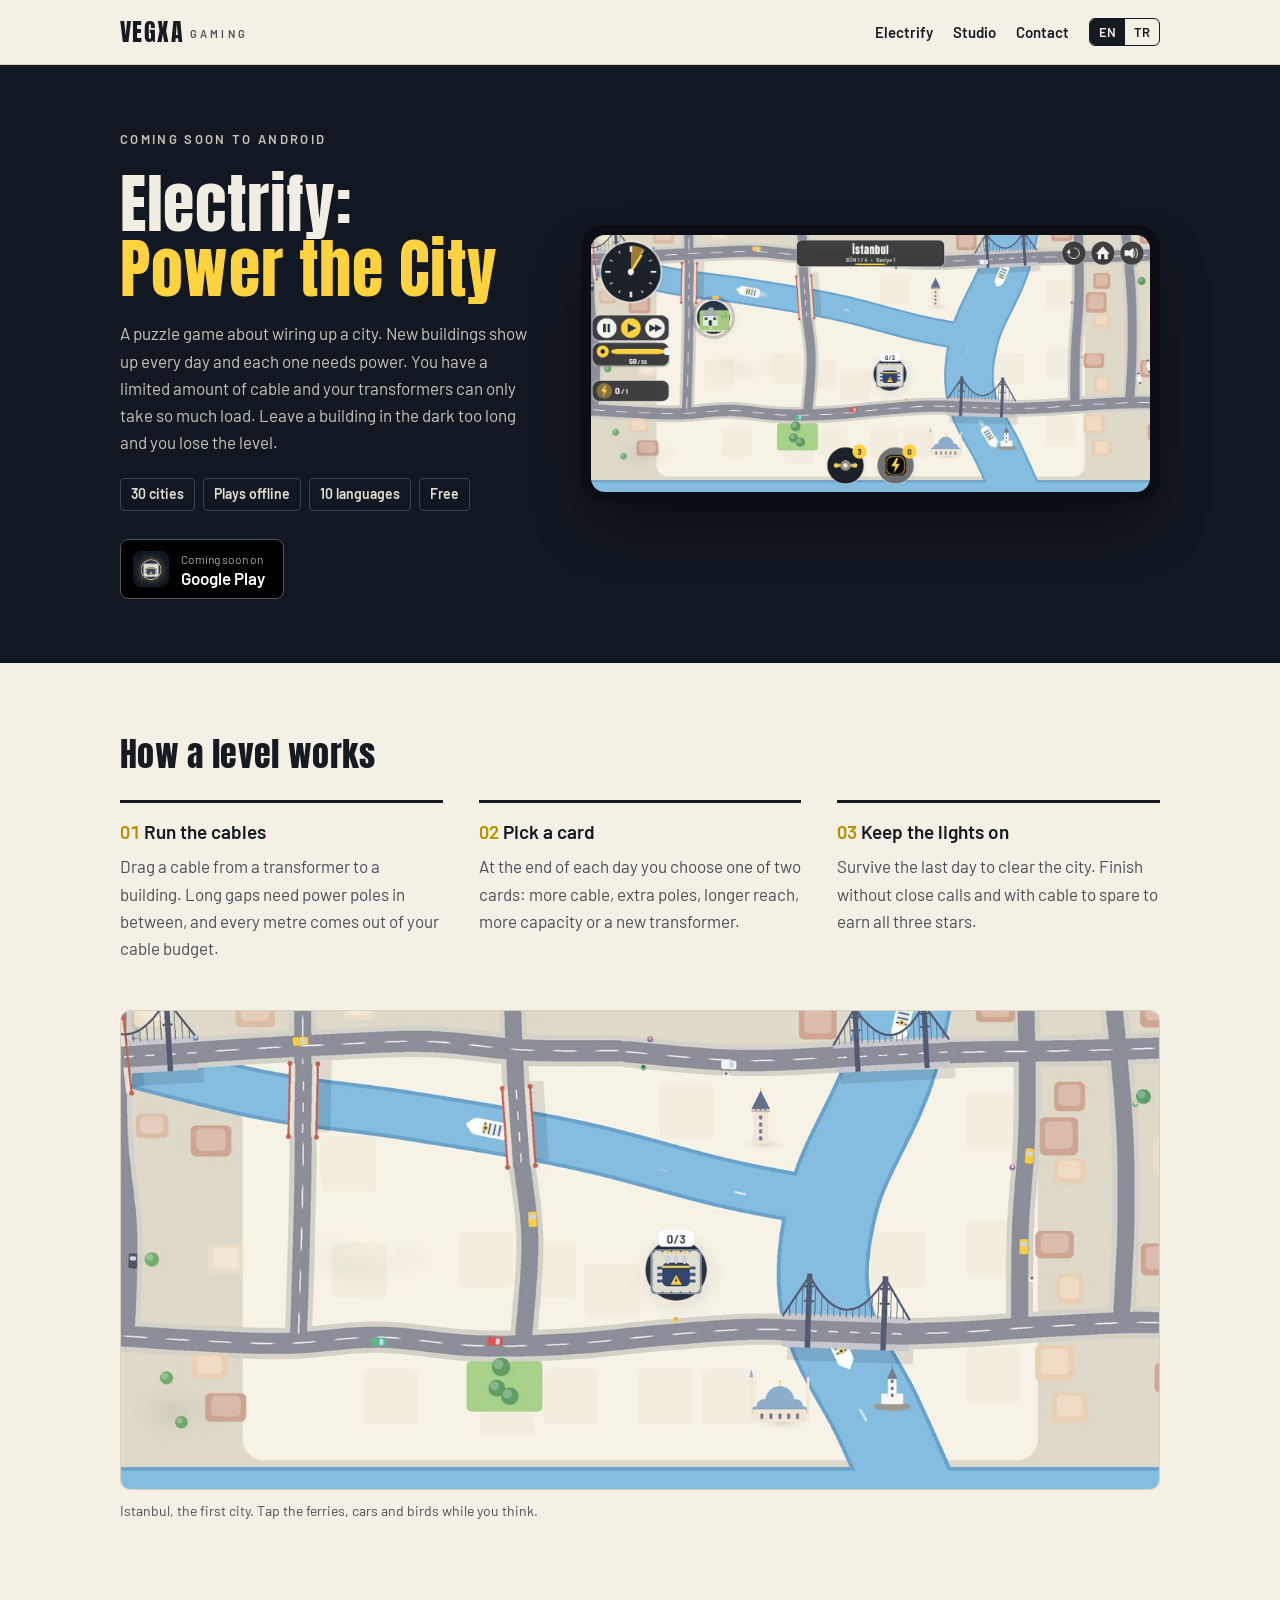
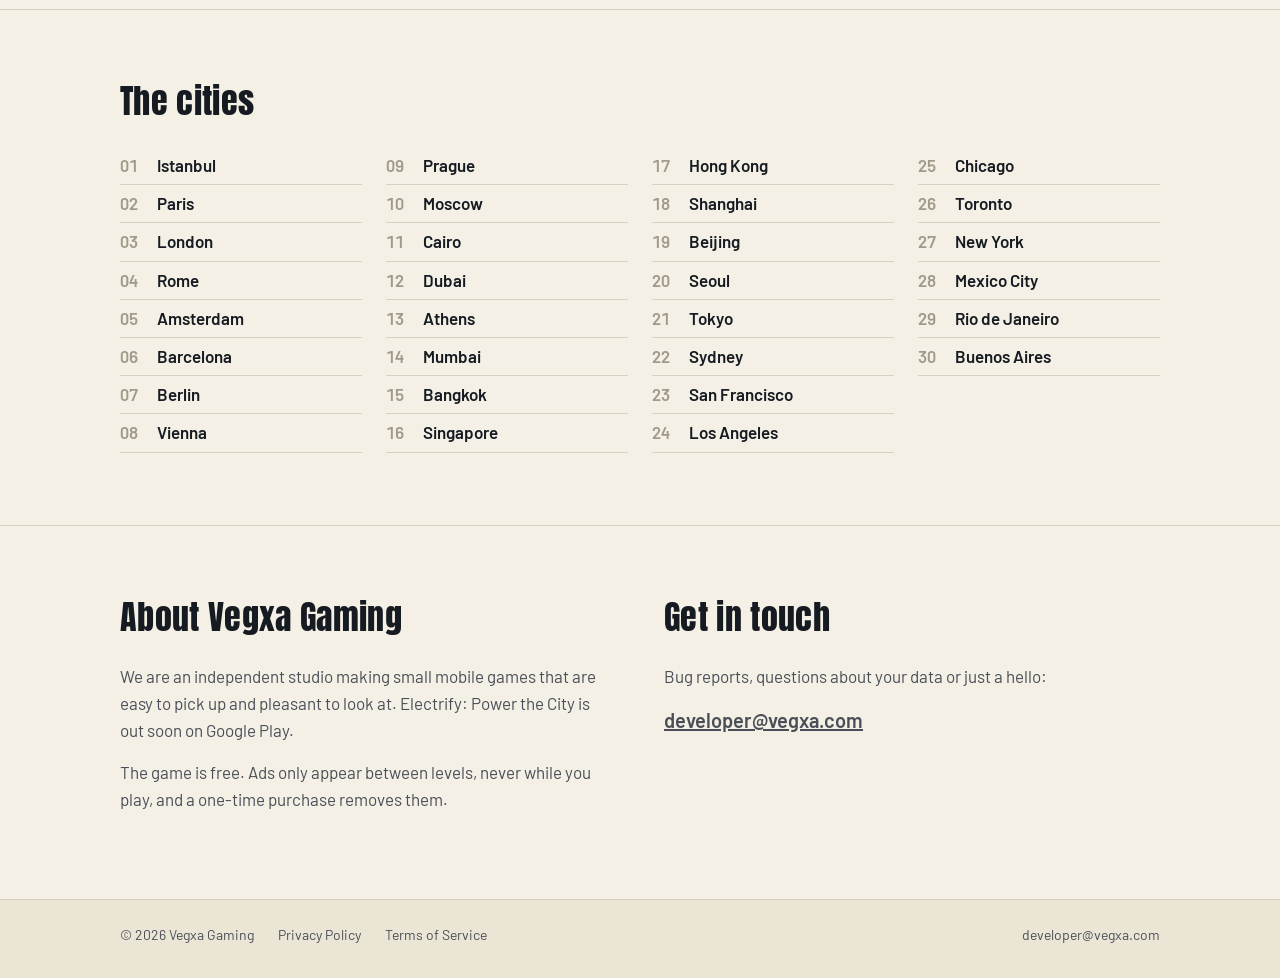
<file: index.html>
<!DOCTYPE html>
<html lang="en" data-lang="en">
<head>
<meta charset="utf-8">
<meta name="viewport" content="width=device-width, initial-scale=1">
<title>Vegxa Gaming</title>
<meta name="description" content="Vegxa Gaming is an independent mobile game studio. Our game Electrify: Power the City is a cable-laying puzzle set on the maps of 30 real cities.">
<meta property="og:title" content="Electrify: Power the City – Vegxa Gaming">
<meta property="og:description" content="Run cables, place transformers and keep 30 real cities lit.">
<meta property="og:image" content="https://vegxa.com/assets/electrify-banner.jpg">
<link rel="icon" href="/assets/electrify-icon.png">
<link rel="stylesheet" href="/assets/site.css">
<script src="/assets/lang.js"></script>
</head>
<body>

<header class="top">
  <div class="wrap">
    <a class="logo" href="/">VEGXA<small>GAMING</small></a>
    <nav>
      <a class="hide-s" href="#electrify">Electrify</a>
      <a class="hide-s" href="#studio"><span lang="en">Studio</span><span lang="tr">Stüdyo</span></a>
      <a href="mailto:developer@vegxa.com"><span lang="en">Contact</span><span lang="tr">İletişim</span></a>
      <div class="langs"><button data-set="en">EN</button><button data-set="tr">TR</button></div>
    </nav>
  </div>
</header>

<main>
  <div class="game" id="electrify">
    <div class="wrap">
      <div>
        <p class="kicker"><span lang="en">Coming soon to Android</span><span lang="tr">Yakında Android'de</span></p>
        <h1>Electrify:<span>Power the City</span></h1>
        <p lang="en">A puzzle game about wiring up a city. New buildings show up every day and each one needs power. You have a limited amount of cable and your transformers can only take so much load. Leave a building in the dark too long and you lose the level.</p>
        <p lang="tr">Bir şehrin elektriğini bağladığın bir bulmaca oyunu. Her gün yeni binalar çıkıyor ve hepsi elektrik istiyor. Kablon sınırlı, trafoların da ancak belli sayıda binayı besleyebiliyor. Bir binayı çok uzun süre karanlıkta bırakırsan bölümü kaybedersin.</p>
        <ul class="facts">
          <li lang="en">30 cities</li><li lang="tr">30 şehir</li>
          <li lang="en">Plays offline</li><li lang="tr">İnternetsiz oynanır</li>
          <li lang="en">10 languages</li><li lang="tr">10 dil</li>
          <li lang="en">Free</li><li lang="tr">Ücretsiz</li>
        </ul>
        <span class="store">
          <img src="/assets/electrify-icon.png" alt="">
          <span><i lang="en">Coming soon on</i><i lang="tr">Yakında</i><b>Google Play</b></span>
        </span>
      </div>
      <div class="device">
        <img src="/assets/electrify-shot-1.jpg" width="1400" height="645" alt="Electrify gameplay: Istanbul map with the Golden Horn, bridges, a house and a transformer">
      </div>
    </div>
  </div>

  <section class="block">
    <div class="wrap">
      <h2 lang="en">How a level works</h2>
      <h2 lang="tr">Bir bölüm nasıl oynanır</h2>
      <div class="steps">
        <div>
          <h3 lang="en">Run the cables</h3><h3 lang="tr">Kabloyu çek</h3>
          <p lang="en">Drag a cable from a transformer to a building. Long gaps need power poles in between, and every metre comes out of your cable budget.</p>
          <p lang="tr">Trafodan binaya kablo çek. Uzak binalar için araya direk koy. Harcadığın her metre kablo bütçenden düşer.</p>
        </div>
        <div>
          <h3 lang="en">Pick a card</h3><h3 lang="tr">Kart seç</h3>
          <p lang="en">At the end of each day you choose one of two cards: more cable, extra poles, longer reach, more capacity or a new transformer.</p>
          <p lang="tr">Her günün sonunda iki karttan birini seçersin: ek kablo, ek direk, daha uzun kablo, daha fazla kapasite ya da yeni bir trafo.</p>
        </div>
        <div>
          <h3 lang="en">Keep the lights on</h3><h3 lang="tr">Işıkları açık tut</h3>
          <p lang="en">Survive the last day to clear the city. Finish without close calls and with cable to spare to earn all three stars.</p>
          <p lang="tr">Son günü de atlatınca şehir tamamdır. Hiçbir binayı tehlikeye atmadan ve kablo artırarak bitirirsen üç yıldızı alırsın.</p>
        </div>
      </div>
      <div class="wide">
        <img src="/assets/electrify-shot-2.jpg" width="1400" height="645" alt="Istanbul map in Electrify with ferries crossing the Bosphorus" loading="lazy">
      </div>
      <p class="caption" lang="en">Istanbul, the first city. Tap the ferries, cars and birds while you think.</p>
      <p class="caption" lang="tr">İlk şehir İstanbul. Düşünürken vapurlara, arabalara ve kuşlara dokunabilirsin.</p>
    </div>
  </section>

  <section class="block">
    <div class="wrap">
      <h2 lang="en">The cities</h2>
      <h2 lang="tr">Şehirler</h2>
      <ol class="cities">
        <li><span>01</span>Istanbul</li><li><span>02</span>Paris</li><li><span>03</span>London</li><li><span>04</span>Rome</li>
        <li><span>05</span>Amsterdam</li><li><span>06</span>Barcelona</li><li><span>07</span>Berlin</li><li><span>08</span>Vienna</li>
        <li><span>09</span>Prague</li><li><span>10</span>Moscow</li><li><span>11</span>Cairo</li><li><span>12</span>Dubai</li>
        <li><span>13</span>Athens</li><li><span>14</span>Mumbai</li><li><span>15</span>Bangkok</li><li><span>16</span>Singapore</li>
        <li><span>17</span>Hong Kong</li><li><span>18</span>Shanghai</li><li><span>19</span>Beijing</li><li><span>20</span>Seoul</li>
        <li><span>21</span>Tokyo</li><li><span>22</span>Sydney</li><li><span>23</span>San Francisco</li><li><span>24</span>Los Angeles</li>
        <li><span>25</span>Chicago</li><li><span>26</span>Toronto</li><li><span>27</span>New York</li><li><span>28</span>Mexico City</li>
        <li><span>29</span>Rio de Janeiro</li><li><span>30</span>Buenos Aires</li>
      </ol>
    </div>
  </section>

  <section class="block" id="studio">
    <div class="wrap studio">
      <div>
        <h2 lang="en">About Vegxa Gaming</h2>
        <h2 lang="tr">Vegxa Gaming hakkında</h2>
        <p lang="en">We are an independent studio making small mobile games that are easy to pick up and pleasant to look at. Electrify: Power the City is out soon on Google Play.</p>
        <p lang="tr">Kolay başlanan, bakması keyifli küçük mobil oyunlar yapan bağımsız bir stüdyoyuz. Electrify: Power the City yakında Google Play'de.</p>
        <p lang="en">The game is free. Ads only appear between levels, never while you play, and a one-time purchase removes them.</p>
        <p lang="tr">Oyun ücretsiz. Reklamlar oynarken değil, yalnızca bölüm aralarında çıkıyor. Tek seferlik bir satın alımla kapatılabiliyor.</p>
      </div>
      <div>
        <h2 lang="en">Get in touch</h2>
        <h2 lang="tr">Bize yaz</h2>
        <p lang="en">Bug reports, questions about your data or just a hello:</p>
        <p lang="tr">Hata bildirimi, verilerinle ilgili sorular ya da sadece merhaba demek için:</p>
        <p><a class="mail" href="mailto:developer@vegxa.com">developer@vegxa.com</a></p>
      </div>
    </div>
  </section>
</main>

<footer class="foot">
  <div class="wrap">
    <span>© 2026 Vegxa Gaming</span>
    <a href="/privacy/"><span lang="en">Privacy Policy</span><span lang="tr">Gizlilik Politikası</span></a>
    <a href="/terms/"><span lang="en">Terms of Service</span><span lang="tr">Kullanım Koşulları</span></a>
    <a class="right" href="mailto:developer@vegxa.com">developer@vegxa.com</a>
  </div>
</footer>

</body>
</html>
</file>
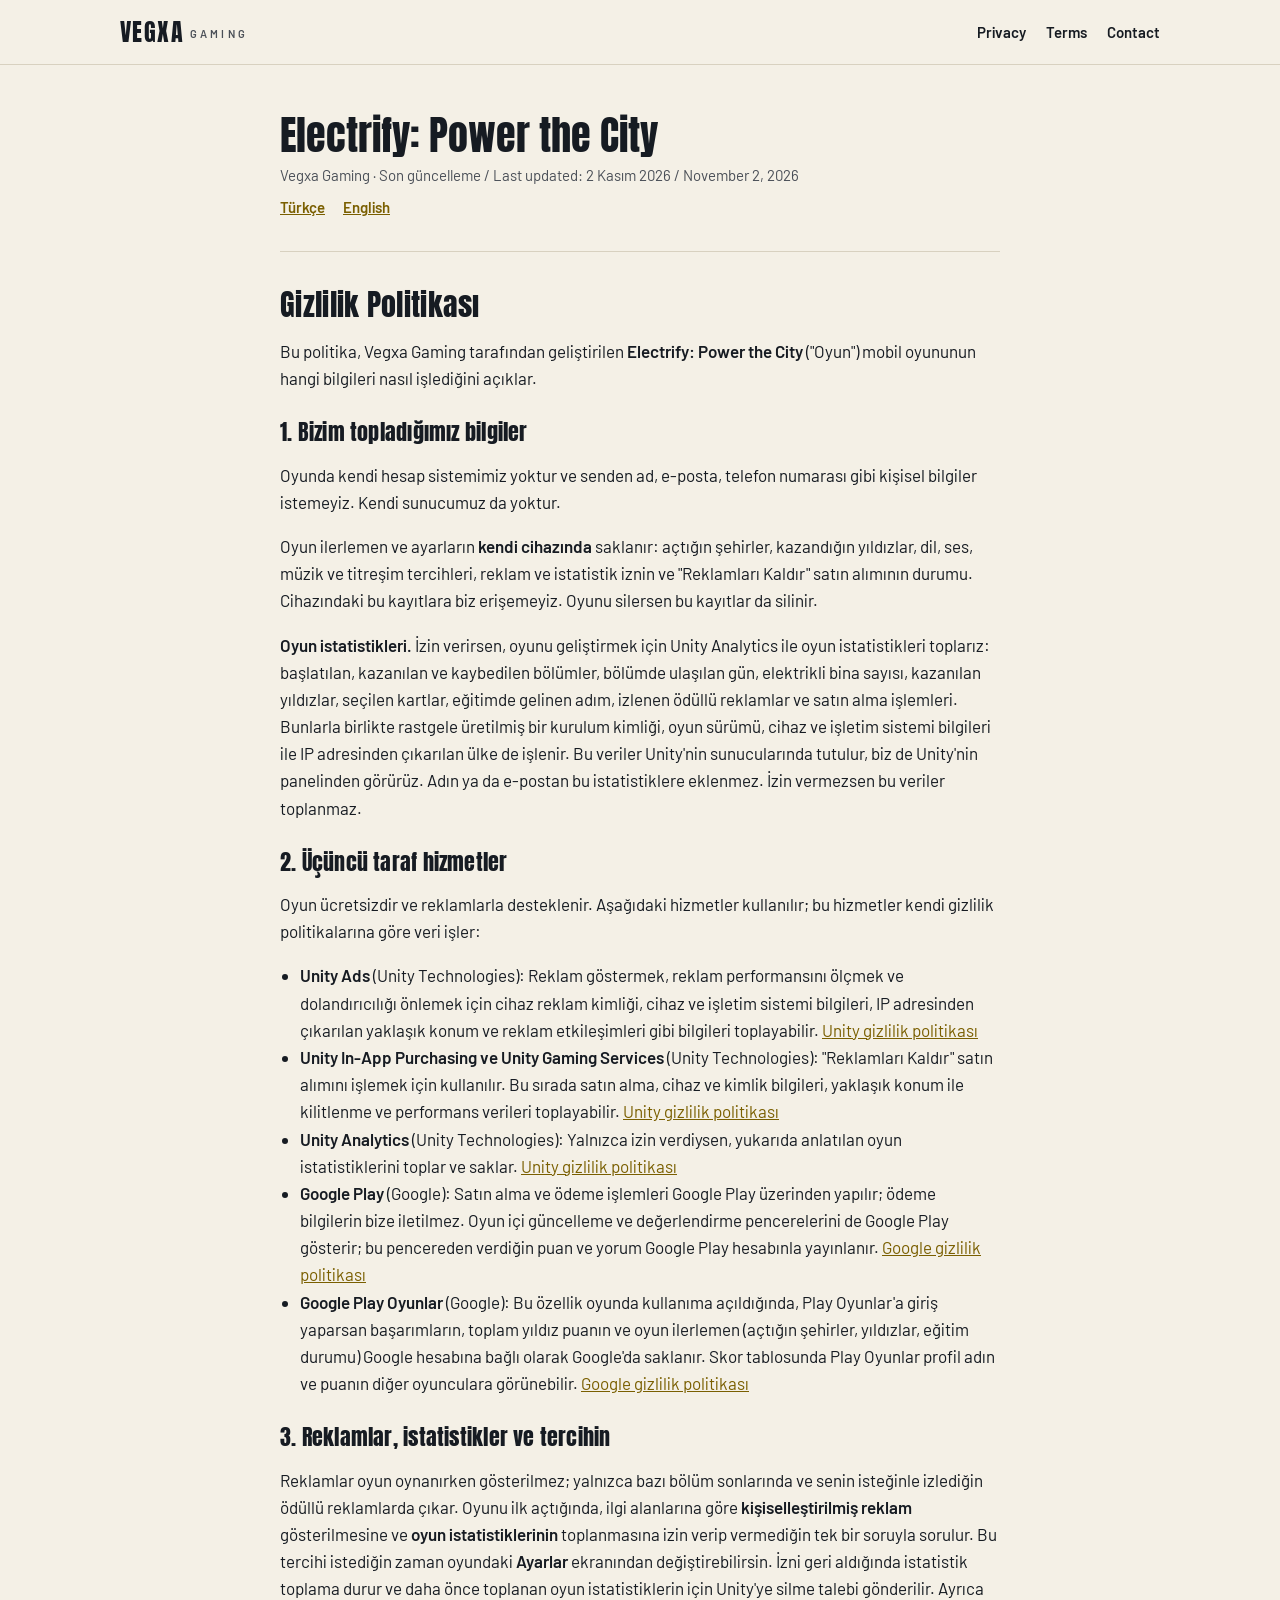
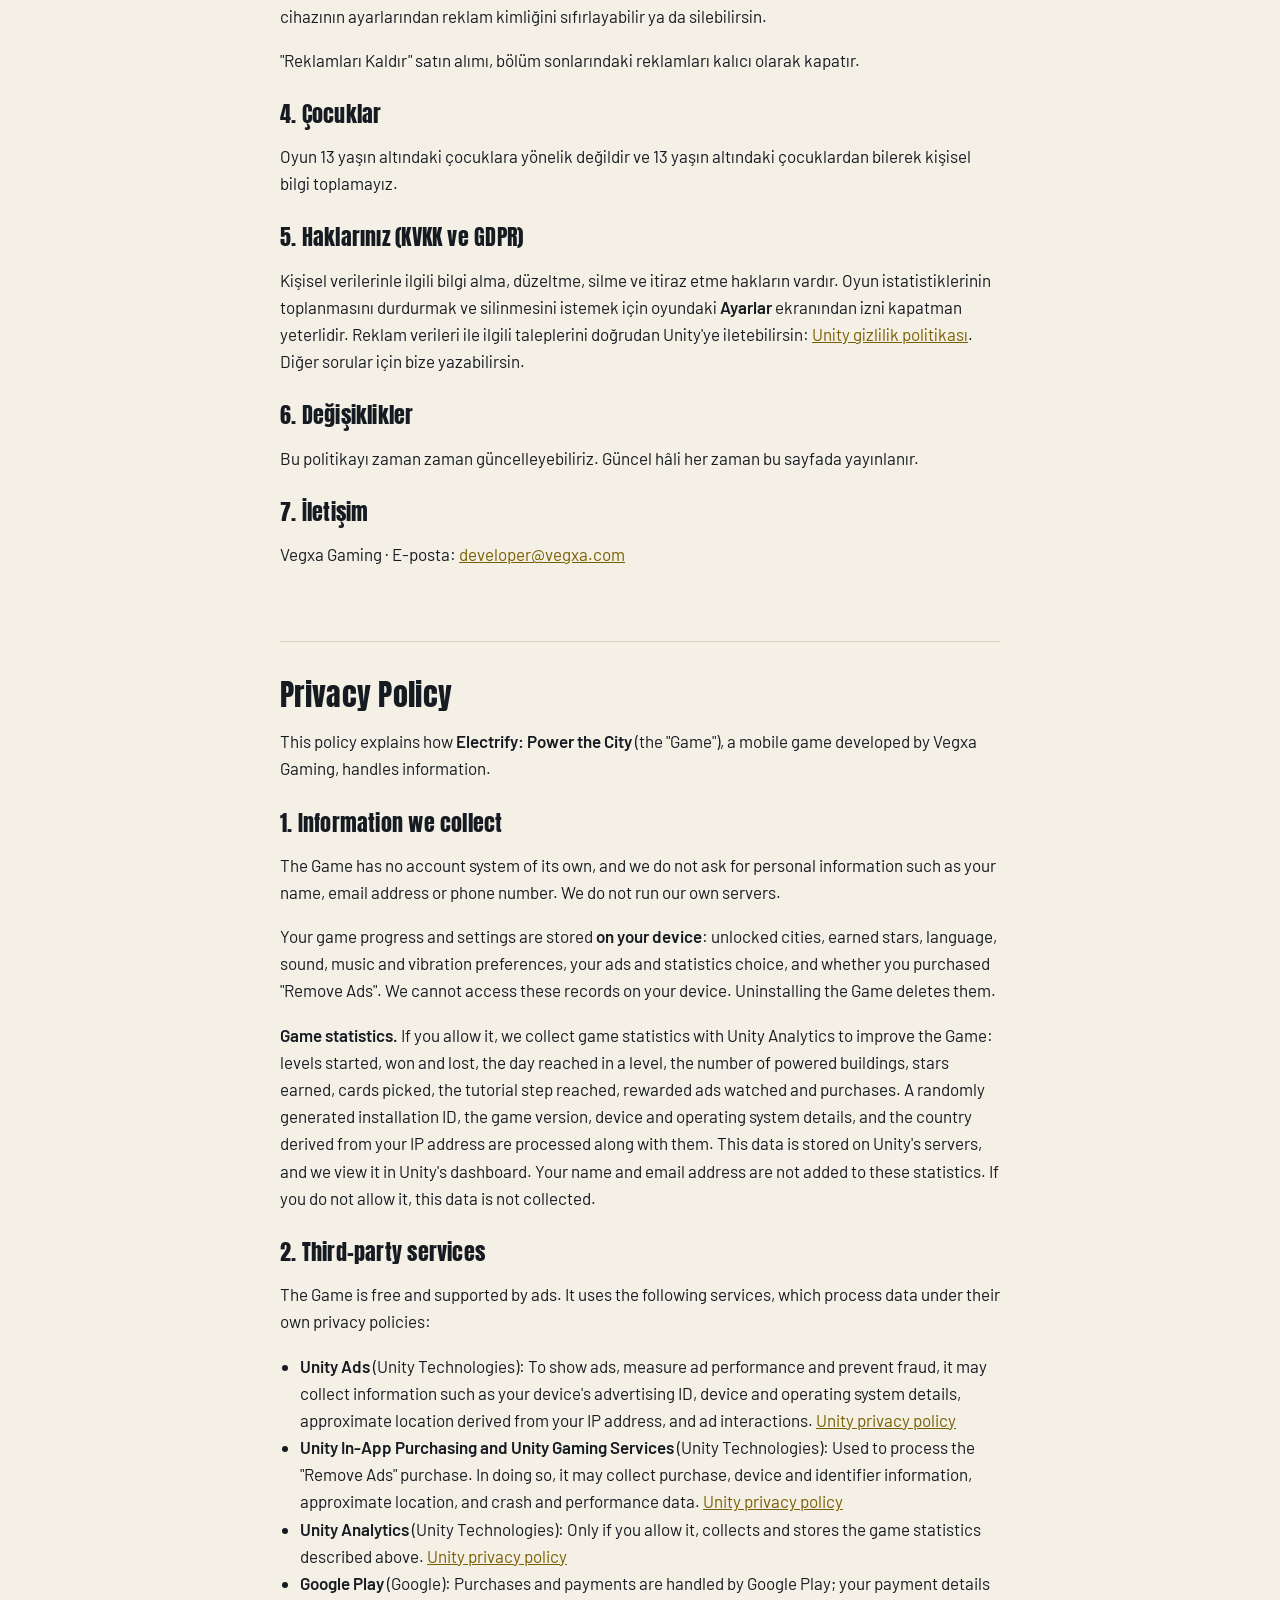
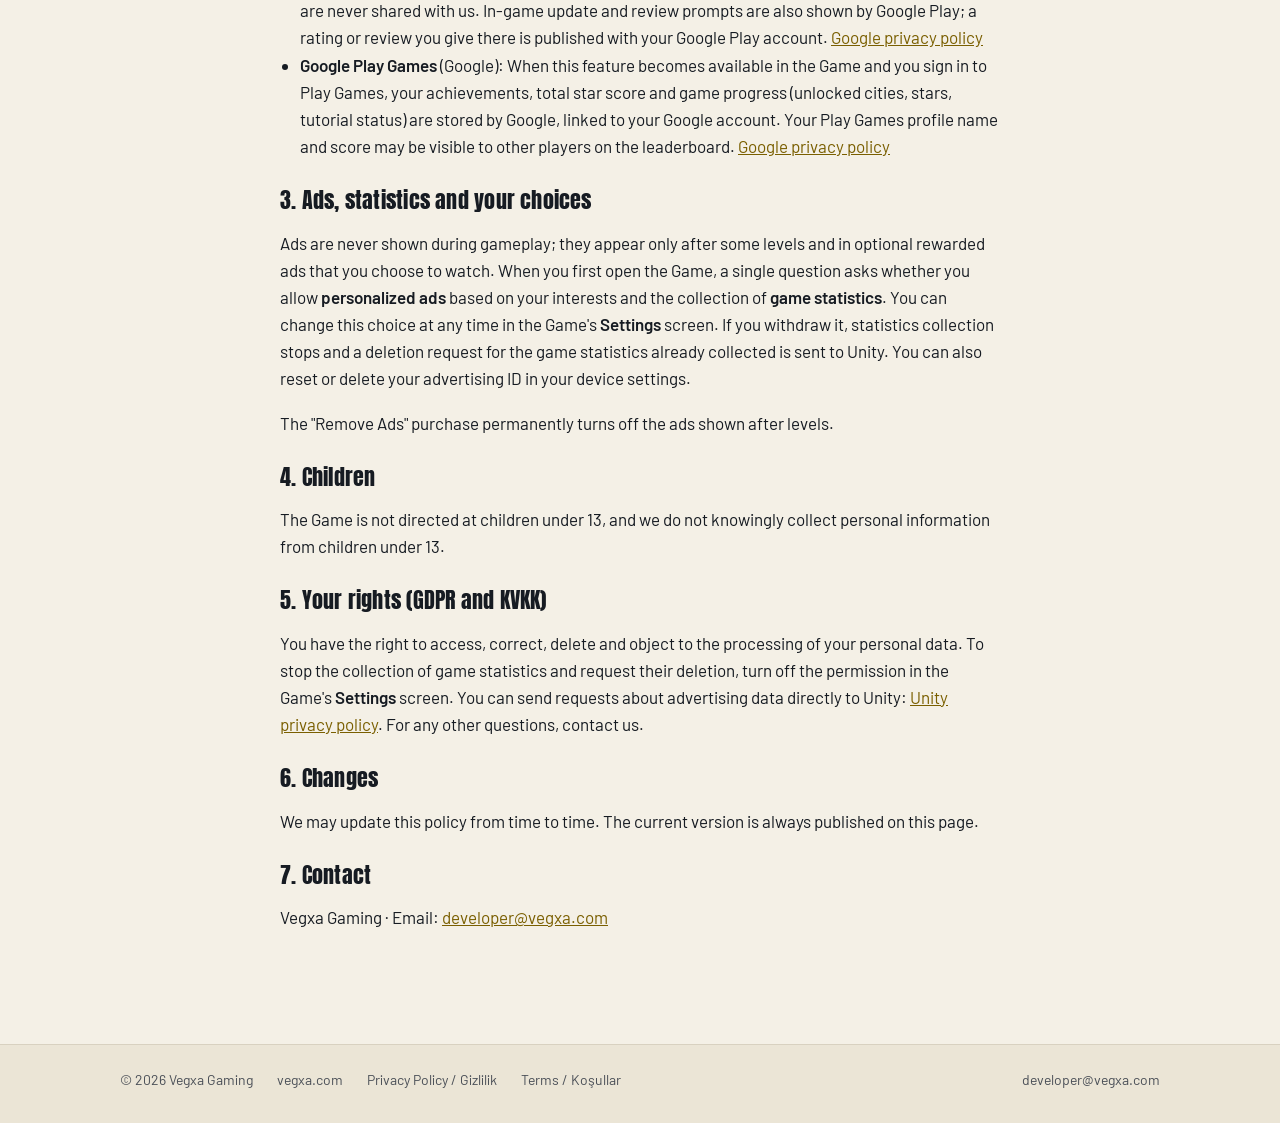
<file: privacy/index.html>
<!DOCTYPE html>
<html lang="tr">
<head>
<meta charset="utf-8">
<meta name="viewport" content="width=device-width, initial-scale=1">
<title>Electrify: Power the City - Gizlilik Politikası / Privacy Policy</title>
<link rel="icon" href="/assets/electrify-icon.png">
<link rel="stylesheet" href="/assets/site.css">
</head>
<body>

<header class="top">
  <div class="wrap">
    <a class="logo" href="/">VEGXA<small>GAMING</small></a>
    <nav>
      <a href="/privacy/">Privacy</a>
      <a href="/terms/">Terms</a>
      <a href="mailto:developer@vegxa.com">Contact</a>
    </nav>
  </div>
</header>

<main class="wrap doc">
  <h1>Electrify: Power the City</h1>
  <p class="muted">Vegxa Gaming · Son güncelleme / Last updated: 2 Kasım 2026 / November 2, 2026</p>
  <nav class="toc"><a href="#tr">Türkçe</a><a href="#en">English</a></nav>

  <section id="tr" lang="tr">
    <h2>Gizlilik Politikası</h2>
    <p>Bu politika, Vegxa Gaming tarafından geliştirilen <strong>Electrify: Power the City</strong> ("Oyun") mobil oyununun hangi bilgileri nasıl işlediğini açıklar.</p>

    <h2>1. Bizim topladığımız bilgiler</h2>
    <p>Oyunda kendi hesap sistemimiz yoktur ve senden ad, e-posta, telefon numarası gibi kişisel bilgiler istemeyiz. Kendi sunucumuz da yoktur.</p>
    <p>Oyun ilerlemen ve ayarların <strong>kendi cihazında</strong> saklanır: açtığın şehirler, kazandığın yıldızlar, dil, ses, müzik ve titreşim tercihleri, reklam ve istatistik iznin ve "Reklamları Kaldır" satın alımının durumu. Cihazındaki bu kayıtlara biz erişemeyiz. Oyunu silersen bu kayıtlar da silinir.</p>
    <p><strong>Oyun istatistikleri.</strong> İzin verirsen, oyunu geliştirmek için Unity Analytics ile oyun istatistikleri toplarız: başlatılan, kazanılan ve kaybedilen bölümler, bölümde ulaşılan gün, elektrikli bina sayısı, kazanılan yıldızlar, seçilen kartlar, eğitimde gelinen adım, izlenen ödüllü reklamlar ve satın alma işlemleri. Bunlarla birlikte rastgele üretilmiş bir kurulum kimliği, oyun sürümü, cihaz ve işletim sistemi bilgileri ile IP adresinden çıkarılan ülke de işlenir. Bu veriler Unity'nin sunucularında tutulur, biz de Unity'nin panelinden görürüz. Adın ya da e-postan bu istatistiklere eklenmez. İzin vermezsen bu veriler toplanmaz.</p>

    <h2>2. Üçüncü taraf hizmetler</h2>
    <p>Oyun ücretsizdir ve reklamlarla desteklenir. Aşağıdaki hizmetler kullanılır; bu hizmetler kendi gizlilik politikalarına göre veri işler:</p>
    <ul>
      <li><strong>Unity Ads</strong> (Unity Technologies): Reklam göstermek, reklam performansını ölçmek ve dolandırıcılığı önlemek için cihaz reklam kimliği, cihaz ve işletim sistemi bilgileri, IP adresinden çıkarılan yaklaşık konum ve reklam etkileşimleri gibi bilgileri toplayabilir. <a href="https://unity.com/legal/game-player-and-app-user-privacy-policy">Unity gizlilik politikası</a></li>
      <li><strong>Unity In-App Purchasing ve Unity Gaming Services</strong> (Unity Technologies): "Reklamları Kaldır" satın alımını işlemek için kullanılır. Bu sırada satın alma, cihaz ve kimlik bilgileri, yaklaşık konum ile kilitlenme ve performans verileri toplayabilir. <a href="https://unity.com/legal/privacy-policy">Unity gizlilik politikası</a></li>
      <li><strong>Unity Analytics</strong> (Unity Technologies): Yalnızca izin verdiysen, yukarıda anlatılan oyun istatistiklerini toplar ve saklar. <a href="https://unity.com/legal/privacy-policy">Unity gizlilik politikası</a></li>
      <li><strong>Google Play</strong> (Google): Satın alma ve ödeme işlemleri Google Play üzerinden yapılır; ödeme bilgilerin bize iletilmez. Oyun içi güncelleme ve değerlendirme pencerelerini de Google Play gösterir; bu pencereden verdiğin puan ve yorum Google Play hesabınla yayınlanır. <a href="https://policies.google.com/privacy">Google gizlilik politikası</a></li>
      <li><strong>Google Play Oyunlar</strong> (Google): Bu özellik oyunda kullanıma açıldığında, Play Oyunlar'a giriş yaparsan başarımların, toplam yıldız puanın ve oyun ilerlemen (açtığın şehirler, yıldızlar, eğitim durumu) Google hesabına bağlı olarak Google'da saklanır. Skor tablosunda Play Oyunlar profil adın ve puanın diğer oyunculara görünebilir. <a href="https://policies.google.com/privacy">Google gizlilik politikası</a></li>
    </ul>

    <h2>3. Reklamlar, istatistikler ve tercihin</h2>
    <p>Reklamlar oyun oynanırken gösterilmez; yalnızca bazı bölüm sonlarında ve senin isteğinle izlediğin ödüllü reklamlarda çıkar. Oyunu ilk açtığında, ilgi alanlarına göre <strong>kişiselleştirilmiş reklam</strong> gösterilmesine ve <strong>oyun istatistiklerinin</strong> toplanmasına izin verip vermediğin tek bir soruyla sorulur. Bu tercihi istediğin zaman oyundaki <strong>Ayarlar</strong> ekranından değiştirebilirsin. İzni geri aldığında istatistik toplama durur ve daha önce toplanan oyun istatistiklerin için Unity'ye silme talebi gönderilir. Ayrıca cihazının ayarlarından reklam kimliğini sıfırlayabilir ya da silebilirsin.</p>
    <p>"Reklamları Kaldır" satın alımı, bölüm sonlarındaki reklamları kalıcı olarak kapatır.</p>

    <h2>4. Çocuklar</h2>
    <p>Oyun 13 yaşın altındaki çocuklara yönelik değildir ve 13 yaşın altındaki çocuklardan bilerek kişisel bilgi toplamayız.</p>

    <h2>5. Haklarınız (KVKK ve GDPR)</h2>
    <p>Kişisel verilerinle ilgili bilgi alma, düzeltme, silme ve itiraz etme hakların vardır. Oyun istatistiklerinin toplanmasını durdurmak ve silinmesini istemek için oyundaki <strong>Ayarlar</strong> ekranından izni kapatman yeterlidir. Reklam verileri ile ilgili taleplerini doğrudan Unity'ye iletebilirsin: <a href="https://unity.com/legal/game-player-and-app-user-privacy-policy">Unity gizlilik politikası</a>. Diğer sorular için bize yazabilirsin.</p>

    <h2>6. Değişiklikler</h2>
    <p>Bu politikayı zaman zaman güncelleyebiliriz. Güncel hâli her zaman bu sayfada yayınlanır.</p>

    <h2>7. İletişim</h2>
    <p>Vegxa Gaming · E-posta: <a href="mailto:developer@vegxa.com">developer@vegxa.com</a></p>
  </section>

  <section id="en" lang="en">
    <h2>Privacy Policy</h2>
    <p>This policy explains how <strong>Electrify: Power the City</strong> (the "Game"), a mobile game developed by Vegxa Gaming, handles information.</p>

    <h2>1. Information we collect</h2>
    <p>The Game has no account system of its own, and we do not ask for personal information such as your name, email address or phone number. We do not run our own servers.</p>
    <p>Your game progress and settings are stored <strong>on your device</strong>: unlocked cities, earned stars, language, sound, music and vibration preferences, your ads and statistics choice, and whether you purchased "Remove Ads". We cannot access these records on your device. Uninstalling the Game deletes them.</p>
    <p><strong>Game statistics.</strong> If you allow it, we collect game statistics with Unity Analytics to improve the Game: levels started, won and lost, the day reached in a level, the number of powered buildings, stars earned, cards picked, the tutorial step reached, rewarded ads watched and purchases. A randomly generated installation ID, the game version, device and operating system details, and the country derived from your IP address are processed along with them. This data is stored on Unity's servers, and we view it in Unity's dashboard. Your name and email address are not added to these statistics. If you do not allow it, this data is not collected.</p>

    <h2>2. Third-party services</h2>
    <p>The Game is free and supported by ads. It uses the following services, which process data under their own privacy policies:</p>
    <ul>
      <li><strong>Unity Ads</strong> (Unity Technologies): To show ads, measure ad performance and prevent fraud, it may collect information such as your device's advertising ID, device and operating system details, approximate location derived from your IP address, and ad interactions. <a href="https://unity.com/legal/game-player-and-app-user-privacy-policy">Unity privacy policy</a></li>
      <li><strong>Unity In-App Purchasing and Unity Gaming Services</strong> (Unity Technologies): Used to process the "Remove Ads" purchase. In doing so, it may collect purchase, device and identifier information, approximate location, and crash and performance data. <a href="https://unity.com/legal/privacy-policy">Unity privacy policy</a></li>
      <li><strong>Unity Analytics</strong> (Unity Technologies): Only if you allow it, collects and stores the game statistics described above. <a href="https://unity.com/legal/privacy-policy">Unity privacy policy</a></li>
      <li><strong>Google Play</strong> (Google): Purchases and payments are handled by Google Play; your payment details are never shared with us. In-game update and review prompts are also shown by Google Play; a rating or review you give there is published with your Google Play account. <a href="https://policies.google.com/privacy">Google privacy policy</a></li>
      <li><strong>Google Play Games</strong> (Google): When this feature becomes available in the Game and you sign in to Play Games, your achievements, total star score and game progress (unlocked cities, stars, tutorial status) are stored by Google, linked to your Google account. Your Play Games profile name and score may be visible to other players on the leaderboard. <a href="https://policies.google.com/privacy">Google privacy policy</a></li>
    </ul>

    <h2>3. Ads, statistics and your choices</h2>
    <p>Ads are never shown during gameplay; they appear only after some levels and in optional rewarded ads that you choose to watch. When you first open the Game, a single question asks whether you allow <strong>personalized ads</strong> based on your interests and the collection of <strong>game statistics</strong>. You can change this choice at any time in the Game's <strong>Settings</strong> screen. If you withdraw it, statistics collection stops and a deletion request for the game statistics already collected is sent to Unity. You can also reset or delete your advertising ID in your device settings.</p>
    <p>The "Remove Ads" purchase permanently turns off the ads shown after levels.</p>

    <h2>4. Children</h2>
    <p>The Game is not directed at children under 13, and we do not knowingly collect personal information from children under 13.</p>

    <h2>5. Your rights (GDPR and KVKK)</h2>
    <p>You have the right to access, correct, delete and object to the processing of your personal data. To stop the collection of game statistics and request their deletion, turn off the permission in the Game's <strong>Settings</strong> screen. You can send requests about advertising data directly to Unity: <a href="https://unity.com/legal/game-player-and-app-user-privacy-policy">Unity privacy policy</a>. For any other questions, contact us.</p>

    <h2>6. Changes</h2>
    <p>We may update this policy from time to time. The current version is always published on this page.</p>

    <h2>7. Contact</h2>
    <p>Vegxa Gaming · Email: <a href="mailto:developer@vegxa.com">developer@vegxa.com</a></p>
  </section>
</main>

<footer class="foot">
  <div class="wrap">
    <span>© 2026 Vegxa Gaming</span>
    <a href="/">vegxa.com</a>
    <a href="/privacy/">Privacy Policy / Gizlilik</a>
    <a href="/terms/">Terms / Koşullar</a>
    <a class="right" href="mailto:developer@vegxa.com">developer@vegxa.com</a>
  </div>
</footer>
</body>
</html>
</file>
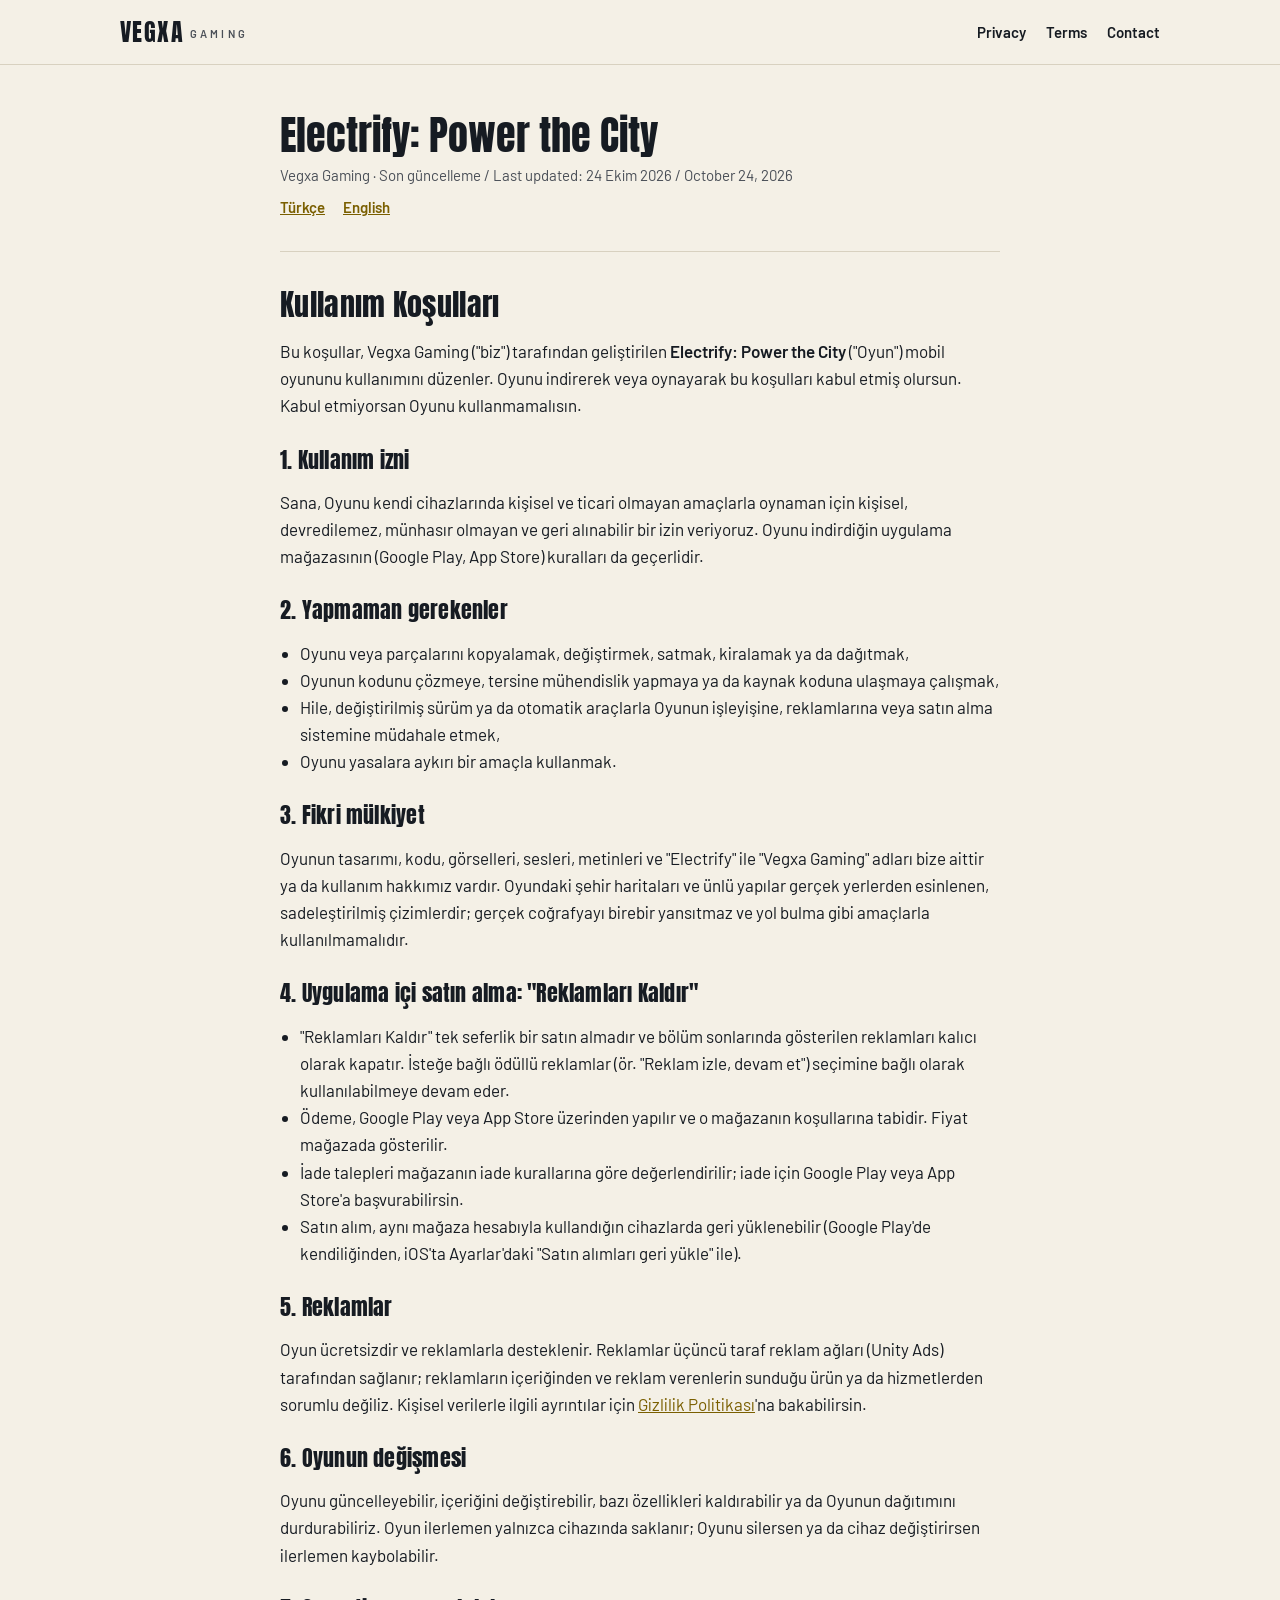
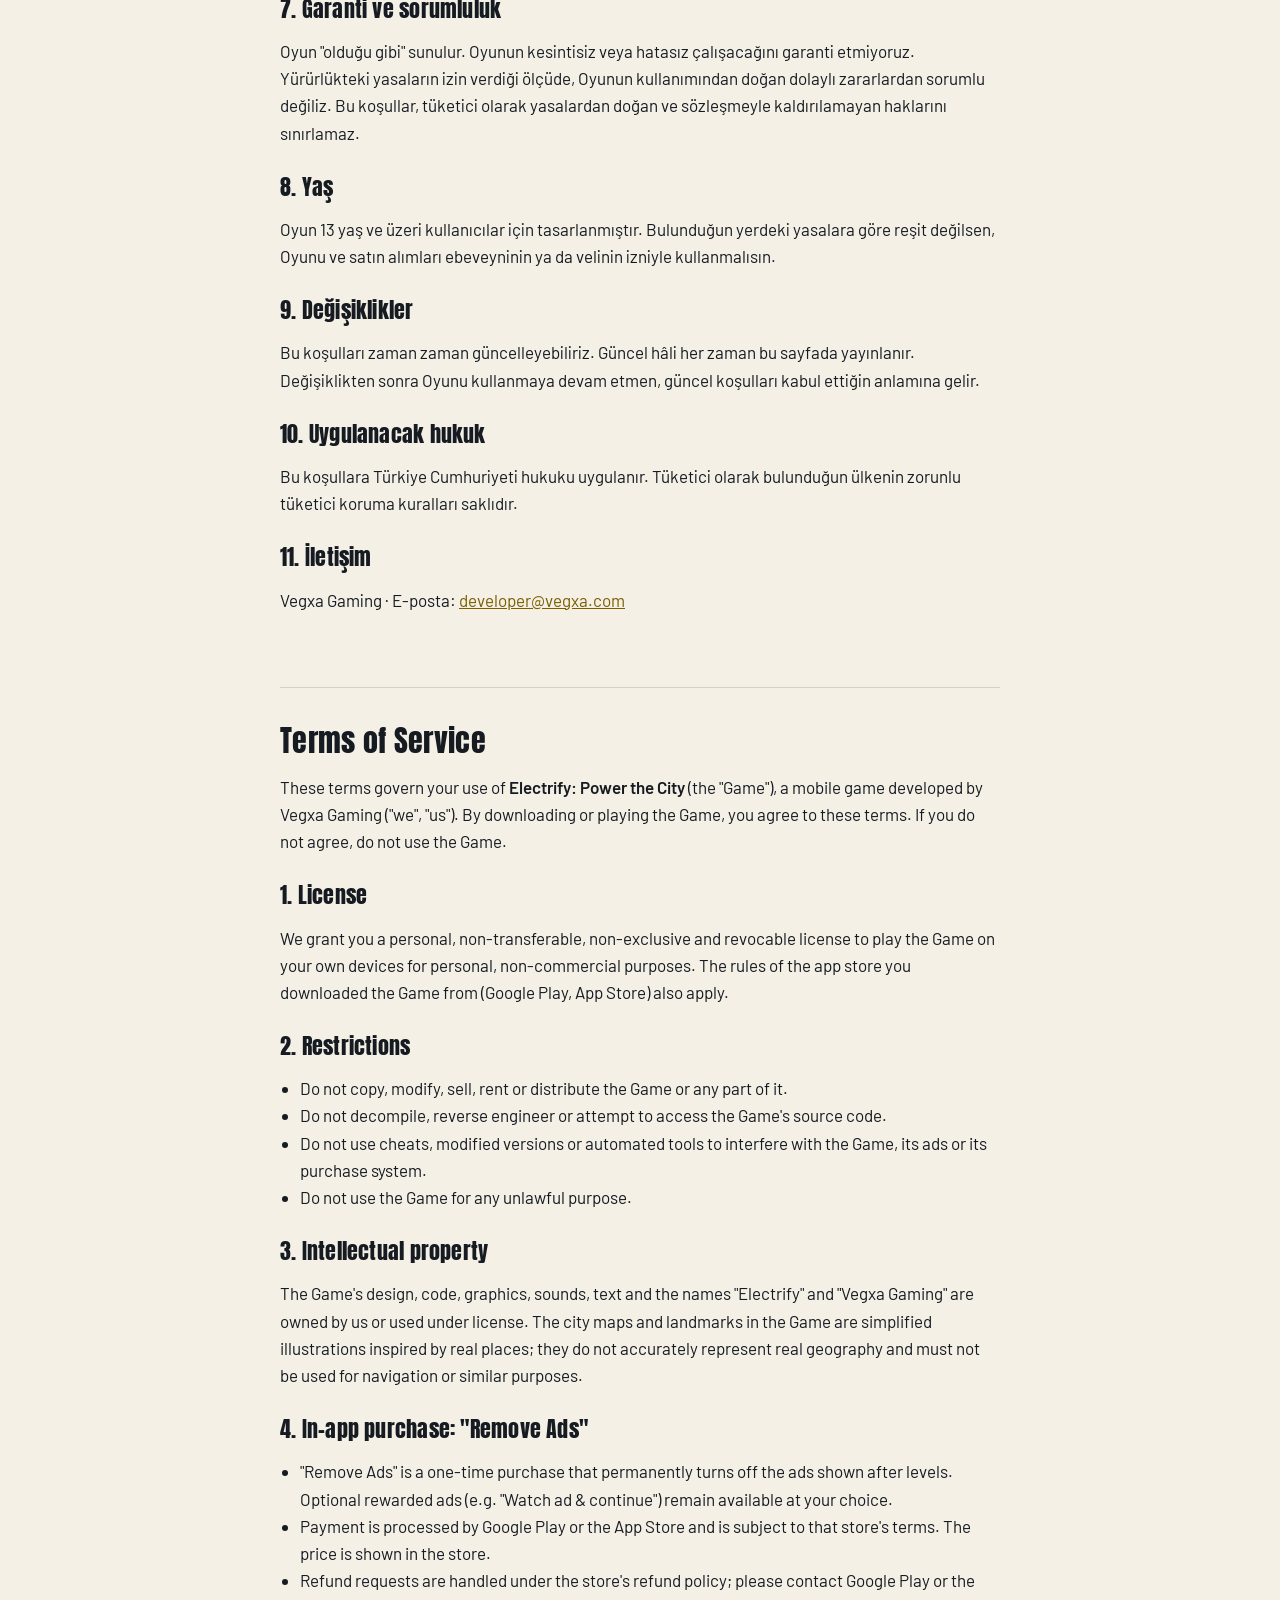
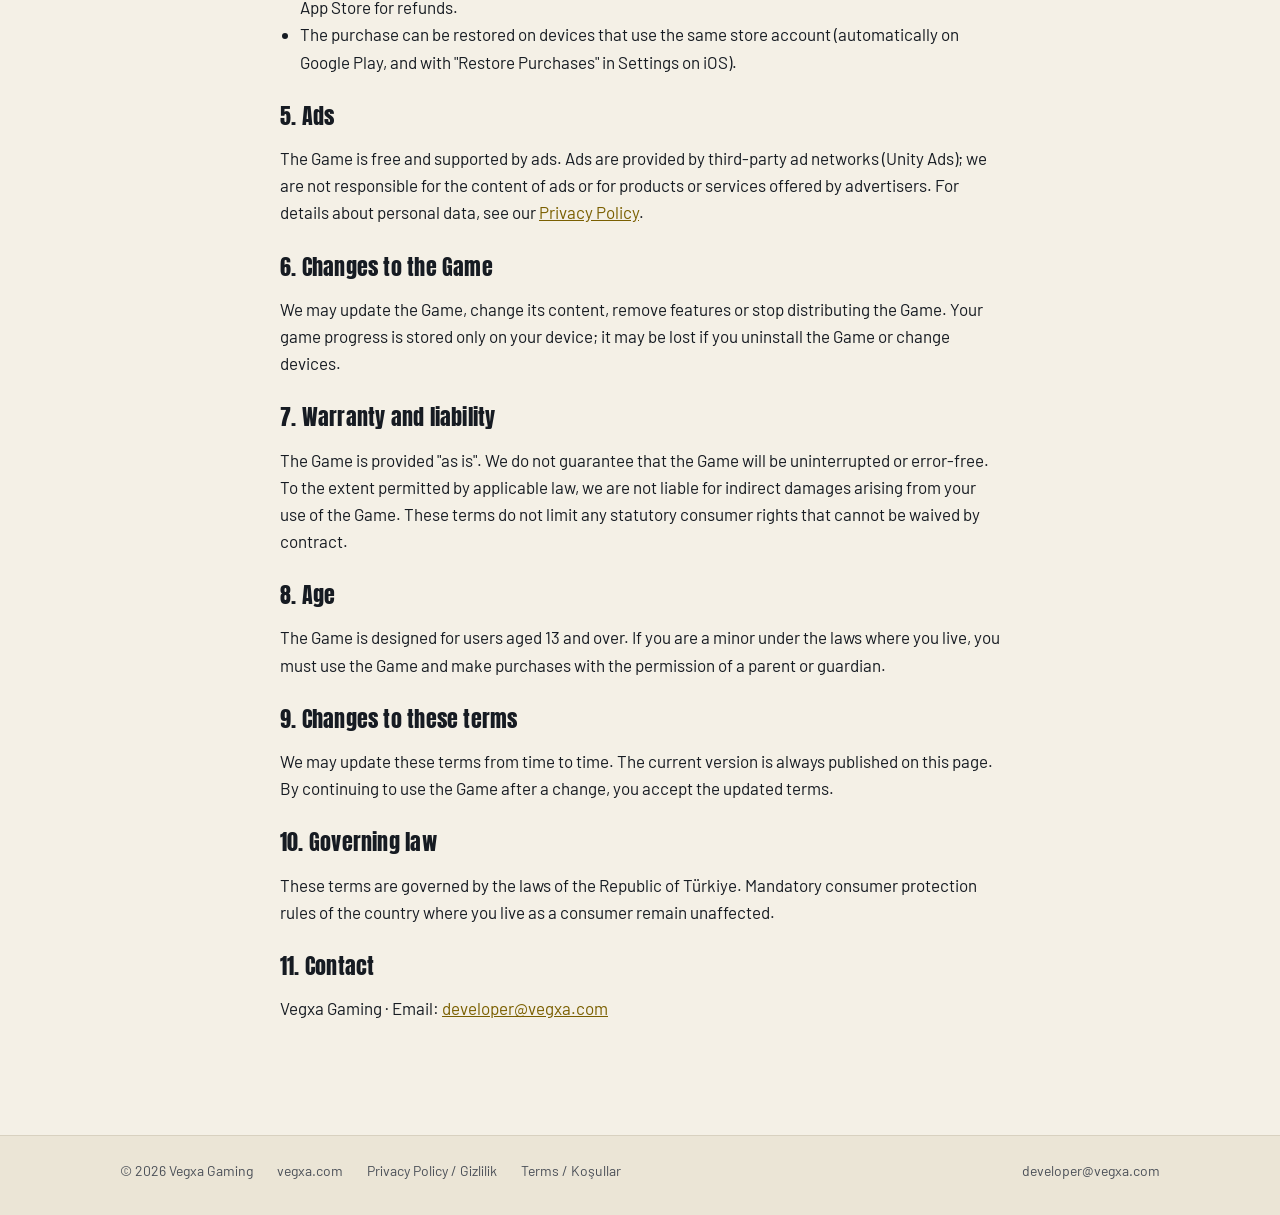
<file: terms/index.html>
<!DOCTYPE html>
<html lang="tr">
<head>
<meta charset="utf-8">
<meta name="viewport" content="width=device-width, initial-scale=1">
<title>Electrify: Power the City - Kullanım Koşulları / Terms of Service</title>
<link rel="icon" href="/assets/electrify-icon.png">
<link rel="stylesheet" href="/assets/site.css">
</head>
<body>

<header class="top">
  <div class="wrap">
    <a class="logo" href="/">VEGXA<small>GAMING</small></a>
    <nav>
      <a href="/privacy/">Privacy</a>
      <a href="/terms/">Terms</a>
      <a href="mailto:developer@vegxa.com">Contact</a>
    </nav>
  </div>
</header>

<main class="wrap doc">
  <h1>Electrify: Power the City</h1>
  <p class="muted">Vegxa Gaming · Son güncelleme / Last updated: 24 Ekim 2026 / October 24, 2026</p>
  <nav class="toc"><a href="#tr">Türkçe</a><a href="#en">English</a></nav>

  <section id="tr" lang="tr">
    <h2>Kullanım Koşulları</h2>
    <p>Bu koşullar, Vegxa Gaming ("biz") tarafından geliştirilen <strong>Electrify: Power the City</strong> ("Oyun") mobil oyununu kullanımını düzenler. Oyunu indirerek veya oynayarak bu koşulları kabul etmiş olursun. Kabul etmiyorsan Oyunu kullanmamalısın.</p>

    <h2>1. Kullanım izni</h2>
    <p>Sana, Oyunu kendi cihazlarında kişisel ve ticari olmayan amaçlarla oynaman için kişisel, devredilemez, münhasır olmayan ve geri alınabilir bir izin veriyoruz. Oyunu indirdiğin uygulama mağazasının (Google Play, App Store) kuralları da geçerlidir.</p>

    <h2>2. Yapmaman gerekenler</h2>
    <ul>
      <li>Oyunu veya parçalarını kopyalamak, değiştirmek, satmak, kiralamak ya da dağıtmak,</li>
      <li>Oyunun kodunu çözmeye, tersine mühendislik yapmaya ya da kaynak koduna ulaşmaya çalışmak,</li>
      <li>Hile, değiştirilmiş sürüm ya da otomatik araçlarla Oyunun işleyişine, reklamlarına veya satın alma sistemine müdahale etmek,</li>
      <li>Oyunu yasalara aykırı bir amaçla kullanmak.</li>
    </ul>

    <h2>3. Fikri mülkiyet</h2>
    <p>Oyunun tasarımı, kodu, görselleri, sesleri, metinleri ve "Electrify" ile "Vegxa Gaming" adları bize aittir ya da kullanım hakkımız vardır. Oyundaki şehir haritaları ve ünlü yapılar gerçek yerlerden esinlenen, sadeleştirilmiş çizimlerdir; gerçek coğrafyayı birebir yansıtmaz ve yol bulma gibi amaçlarla kullanılmamalıdır.</p>

    <h2>4. Uygulama içi satın alma: "Reklamları Kaldır"</h2>
    <ul>
      <li>"Reklamları Kaldır" tek seferlik bir satın almadır ve bölüm sonlarında gösterilen reklamları kalıcı olarak kapatır. İsteğe bağlı ödüllü reklamlar (ör. "Reklam izle, devam et") seçimine bağlı olarak kullanılabilmeye devam eder.</li>
      <li>Ödeme, Google Play veya App Store üzerinden yapılır ve o mağazanın koşullarına tabidir. Fiyat mağazada gösterilir.</li>
      <li>İade talepleri mağazanın iade kurallarına göre değerlendirilir; iade için Google Play veya App Store'a başvurabilirsin.</li>
      <li>Satın alım, aynı mağaza hesabıyla kullandığın cihazlarda geri yüklenebilir (Google Play'de kendiliğinden, iOS'ta Ayarlar'daki "Satın alımları geri yükle" ile).</li>
    </ul>

    <h2>5. Reklamlar</h2>
    <p>Oyun ücretsizdir ve reklamlarla desteklenir. Reklamlar üçüncü taraf reklam ağları (Unity Ads) tarafından sağlanır; reklamların içeriğinden ve reklam verenlerin sunduğu ürün ya da hizmetlerden sorumlu değiliz. Kişisel verilerle ilgili ayrıntılar için <a href="/privacy/">Gizlilik Politikası</a>'na bakabilirsin.</p>

    <h2>6. Oyunun değişmesi</h2>
    <p>Oyunu güncelleyebilir, içeriğini değiştirebilir, bazı özellikleri kaldırabilir ya da Oyunun dağıtımını durdurabiliriz. Oyun ilerlemen yalnızca cihazında saklanır; Oyunu silersen ya da cihaz değiştirirsen ilerlemen kaybolabilir.</p>

    <h2>7. Garanti ve sorumluluk</h2>
    <p>Oyun "olduğu gibi" sunulur. Oyunun kesintisiz veya hatasız çalışacağını garanti etmiyoruz. Yürürlükteki yasaların izin verdiği ölçüde, Oyunun kullanımından doğan dolaylı zararlardan sorumlu değiliz. Bu koşullar, tüketici olarak yasalardan doğan ve sözleşmeyle kaldırılamayan haklarını sınırlamaz.</p>

    <h2>8. Yaş</h2>
    <p>Oyun 13 yaş ve üzeri kullanıcılar için tasarlanmıştır. Bulunduğun yerdeki yasalara göre reşit değilsen, Oyunu ve satın alımları ebeveyninin ya da velinin izniyle kullanmalısın.</p>

    <h2>9. Değişiklikler</h2>
    <p>Bu koşulları zaman zaman güncelleyebiliriz. Güncel hâli her zaman bu sayfada yayınlanır. Değişiklikten sonra Oyunu kullanmaya devam etmen, güncel koşulları kabul ettiğin anlamına gelir.</p>

    <h2>10. Uygulanacak hukuk</h2>
    <p>Bu koşullara Türkiye Cumhuriyeti hukuku uygulanır. Tüketici olarak bulunduğun ülkenin zorunlu tüketici koruma kuralları saklıdır.</p>

    <h2>11. İletişim</h2>
    <p>Vegxa Gaming · E-posta: <a href="mailto:developer@vegxa.com">developer@vegxa.com</a></p>
  </section>

  <section id="en" lang="en">
    <h2>Terms of Service</h2>
    <p>These terms govern your use of <strong>Electrify: Power the City</strong> (the "Game"), a mobile game developed by Vegxa Gaming ("we", "us"). By downloading or playing the Game, you agree to these terms. If you do not agree, do not use the Game.</p>

    <h2>1. License</h2>
    <p>We grant you a personal, non-transferable, non-exclusive and revocable license to play the Game on your own devices for personal, non-commercial purposes. The rules of the app store you downloaded the Game from (Google Play, App Store) also apply.</p>

    <h2>2. Restrictions</h2>
    <ul>
      <li>Do not copy, modify, sell, rent or distribute the Game or any part of it.</li>
      <li>Do not decompile, reverse engineer or attempt to access the Game's source code.</li>
      <li>Do not use cheats, modified versions or automated tools to interfere with the Game, its ads or its purchase system.</li>
      <li>Do not use the Game for any unlawful purpose.</li>
    </ul>

    <h2>3. Intellectual property</h2>
    <p>The Game's design, code, graphics, sounds, text and the names "Electrify" and "Vegxa Gaming" are owned by us or used under license. The city maps and landmarks in the Game are simplified illustrations inspired by real places; they do not accurately represent real geography and must not be used for navigation or similar purposes.</p>

    <h2>4. In-app purchase: "Remove Ads"</h2>
    <ul>
      <li>"Remove Ads" is a one-time purchase that permanently turns off the ads shown after levels. Optional rewarded ads (e.g. "Watch ad &amp; continue") remain available at your choice.</li>
      <li>Payment is processed by Google Play or the App Store and is subject to that store's terms. The price is shown in the store.</li>
      <li>Refund requests are handled under the store's refund policy; please contact Google Play or the App Store for refunds.</li>
      <li>The purchase can be restored on devices that use the same store account (automatically on Google Play, and with "Restore Purchases" in Settings on iOS).</li>
    </ul>

    <h2>5. Ads</h2>
    <p>The Game is free and supported by ads. Ads are provided by third-party ad networks (Unity Ads); we are not responsible for the content of ads or for products or services offered by advertisers. For details about personal data, see our <a href="/privacy/">Privacy Policy</a>.</p>

    <h2>6. Changes to the Game</h2>
    <p>We may update the Game, change its content, remove features or stop distributing the Game. Your game progress is stored only on your device; it may be lost if you uninstall the Game or change devices.</p>

    <h2>7. Warranty and liability</h2>
    <p>The Game is provided "as is". We do not guarantee that the Game will be uninterrupted or error-free. To the extent permitted by applicable law, we are not liable for indirect damages arising from your use of the Game. These terms do not limit any statutory consumer rights that cannot be waived by contract.</p>

    <h2>8. Age</h2>
    <p>The Game is designed for users aged 13 and over. If you are a minor under the laws where you live, you must use the Game and make purchases with the permission of a parent or guardian.</p>

    <h2>9. Changes to these terms</h2>
    <p>We may update these terms from time to time. The current version is always published on this page. By continuing to use the Game after a change, you accept the updated terms.</p>

    <h2>10. Governing law</h2>
    <p>These terms are governed by the laws of the Republic of Türkiye. Mandatory consumer protection rules of the country where you live as a consumer remain unaffected.</p>

    <h2>11. Contact</h2>
    <p>Vegxa Gaming · Email: <a href="mailto:developer@vegxa.com">developer@vegxa.com</a></p>
  </section>
</main>

<footer class="foot">
  <div class="wrap">
    <span>© 2026 Vegxa Gaming</span>
    <a href="/">vegxa.com</a>
    <a href="/privacy/">Privacy Policy / Gizlilik</a>
    <a href="/terms/">Terms / Koşullar</a>
    <a class="right" href="mailto:developer@vegxa.com">developer@vegxa.com</a>
  </div>
</footer>
</body>
</html>
</file>
<file: assets/site.css>
@font-face { font-family: "Anton"; src: url("Anton-Regular.ttf") format("truetype"); font-display: swap; }
@font-face { font-family: "Barlow"; src: url("Barlow-Regular.ttf") format("truetype"); font-weight: 400; font-display: swap; }
@font-face { font-family: "Barlow"; src: url("Barlow-SemiBold.ttf") format("truetype"); font-weight: 600; font-display: swap; }

:root {
  --paper: #f4f0e6;
  --paper-2: #ebe5d6;
  --ink: #161b22;
  --ink-2: #4a4f57;
  --line: #d8d1c0;
  --night: #121821;
  --night-2: #1b2330;
  --yellow: #ffd23f;
  --water: #84bce0;
}

* { box-sizing: border-box; }
html { -webkit-text-size-adjust: 100%; }
body {
  margin: 0;
  background: var(--paper);
  color: var(--ink);
  font: 17px/1.6 "Barlow", system-ui, -apple-system, "Segoe UI", sans-serif;
}
img { max-width: 100%; height: auto; display: block; }
a { color: inherit; }

.wrap { max-width: 1080px; margin: 0 auto; padding: 0 20px; }

/* Dil: <html data-lang="en|tr">, metinler lang="en" / lang="tr" ile işaretli */
html[data-lang="en"] [lang="tr"]:not(html),
html[data-lang="tr"] [lang="en"]:not(html) { display: none !important; }

/* Üst şerit */
.top { border-bottom: 1px solid var(--line); }
.top .wrap { display: flex; align-items: center; gap: 24px; height: 64px; }
.logo { font-family: "Anton", Impact, sans-serif; font-size: 24px; letter-spacing: .06em; text-decoration: none; line-height: 1; }
.logo small { font-family: "Barlow", sans-serif; font-weight: 600; font-size: 11px; letter-spacing: .28em; margin-left: 6px; color: var(--ink-2); vertical-align: 4px; }
.top nav { margin-left: auto; display: flex; align-items: center; gap: 20px; font-weight: 600; font-size: 15px; }
.top nav a { text-decoration: none; }
.top nav a:hover { text-decoration: underline; text-underline-offset: 4px; }
.langs { display: flex; border: 1px solid var(--ink); border-radius: 6px; overflow: hidden; }
.langs button { font: inherit; font-size: 13px; padding: 3px 9px; border: 0; background: transparent; color: var(--ink); cursor: pointer; }
html[data-lang="en"] .langs [data-set="en"],
html[data-lang="tr"] .langs [data-set="tr"] { background: var(--ink); color: var(--paper); }

/* Oyun tanıtımı */
.game { background: var(--night); color: #f1ede3; }
.game .wrap { display: grid; grid-template-columns: 5fr 7fr; gap: 48px; align-items: center; padding-top: 64px; padding-bottom: 64px; }
.kicker { font-weight: 600; font-size: 13px; letter-spacing: .18em; text-transform: uppercase; color: var(--yellow); margin: 0 0 14px; }
.game h1 { font-family: "Anton", Impact, sans-serif; font-weight: 400; font-size: clamp(40px, 6vw, 64px); line-height: 1.02; margin: 0 0 18px; letter-spacing: .01em; }
.game h1 span { display: block; color: var(--yellow); }
.game p { color: #c9c4b8; margin: 0 0 22px; max-width: 34em; }
.facts { list-style: none; padding: 0; margin: 0 0 28px; display: flex; flex-wrap: wrap; gap: 8px; }
.facts li { font-size: 14px; font-weight: 600; padding: 4px 10px; border: 1px solid #3a4352; border-radius: 4px; color: #e4dfd3; }
.store { display: inline-flex; align-items: center; gap: 12px; padding: 10px 18px 10px 12px; border-radius: 8px; background: #000; color: #fff; text-decoration: none; border: 1px solid #555; }
.store img { width: 36px; height: 36px; border-radius: 8px; }
.store b { display: block; font-size: 17px; line-height: 1.1; }
.store i { display: block; font-style: normal; font-size: 12px; color: #aaa; }

.device { background: #0b0f15; border-radius: 22px; padding: 10px; box-shadow: 0 30px 60px -20px rgba(0,0,0,.6); }
.device img { border-radius: 14px; width: 100%; }

/* Bölümler */
section.block { padding: 72px 0; }
section.block + section.block { border-top: 1px solid var(--line); }
h2 { font-family: "Anton", Impact, sans-serif; font-weight: 400; font-size: 34px; line-height: 1.1; margin: 0 0 28px; letter-spacing: .01em; }

.steps { display: grid; grid-template-columns: repeat(3, 1fr); gap: 36px; counter-reset: s; }
.steps div { border-top: 3px solid var(--ink); padding-top: 14px; }
.steps h3 { margin: 0 0 6px; font-size: 19px; }
.steps h3::before { counter-increment: s; content: "0" counter(s) "  "; color: #b39200; font-variant-numeric: tabular-nums; }
.steps p { margin: 0; color: var(--ink-2); }

.wide { margin-top: 48px; border-radius: 10px; overflow: hidden; border: 1px solid var(--line); }
.caption { font-size: 14px; color: var(--ink-2); margin-top: 10px; }

.cities { columns: 4 160px; column-gap: 24px; padding: 0; margin: 0; list-style: none; font-weight: 600; }
.cities li { padding: 5px 0; border-bottom: 1px solid var(--line); break-inside: avoid; display: flex; gap: 10px; }
.cities li span { color: #a19a8a; font-variant-numeric: tabular-nums; width: 1.6em; }

.studio { display: grid; grid-template-columns: 1fr 1fr; gap: 48px; }
.studio p { margin: 0 0 14px; color: var(--ink-2); }
.mail { font-weight: 600; font-size: 20px; }

/* Alt bilgi */
footer.foot { background: var(--paper-2); border-top: 1px solid var(--line); font-size: 14px; color: var(--ink-2); }
footer.foot .wrap { display: flex; flex-wrap: wrap; gap: 8px 24px; padding-top: 24px; padding-bottom: 32px; }
footer.foot a { text-decoration: none; }
footer.foot a:hover { text-decoration: underline; }
footer.foot .right { margin-left: auto; }

/* Yasal metin sayfaları */
.doc { max-width: 760px; padding-top: 48px; padding-bottom: 72px; }
.doc h1 { font-family: "Anton", Impact, sans-serif; font-weight: 400; font-size: 40px; line-height: 1.1; margin: 0 0 6px; }
.doc .muted { color: var(--ink-2); font-size: 15px; margin: 0 0 8px; }
.doc .toc { display: flex; flex-wrap: wrap; gap: 6px 18px; font-weight: 600; font-size: 15px; margin-bottom: 8px; }
.doc section { padding: 8px 0 24px; border-top: 1px solid var(--line); margin-top: 32px; }
.doc h2 { font-size: 22px; margin: 28px 0 8px; }
.doc section > h2:first-child { font-size: 30px; }
.doc a { color: #7a5f00; }
.doc ul { padding-left: 20px; }

@media (max-width: 820px) {
  .game .wrap { grid-template-columns: 1fr; gap: 36px; padding-top: 44px; padding-bottom: 48px; }
  .steps, .studio { grid-template-columns: 1fr; gap: 28px; }
  section.block { padding: 52px 0; }
  .top nav .hide-s { display: none; }
  footer.foot .right { margin-left: 0; }
}
</file>
